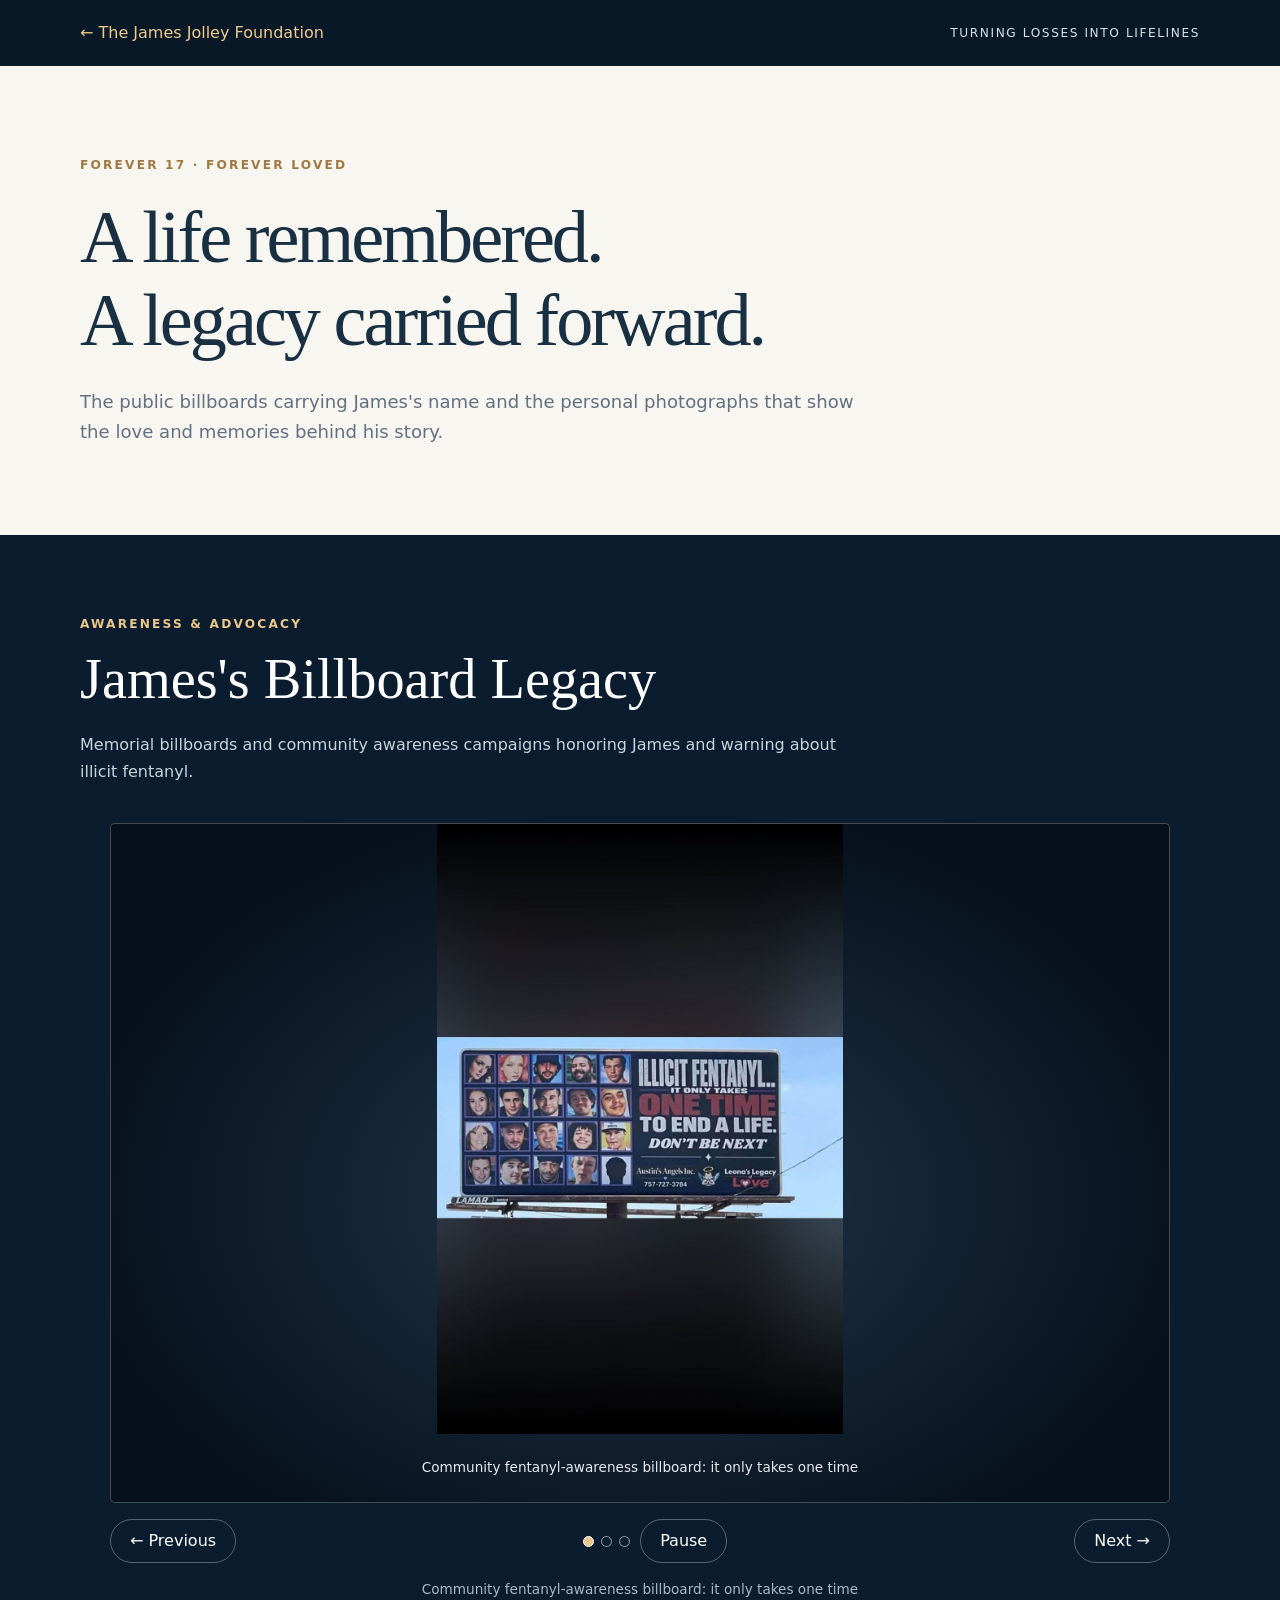
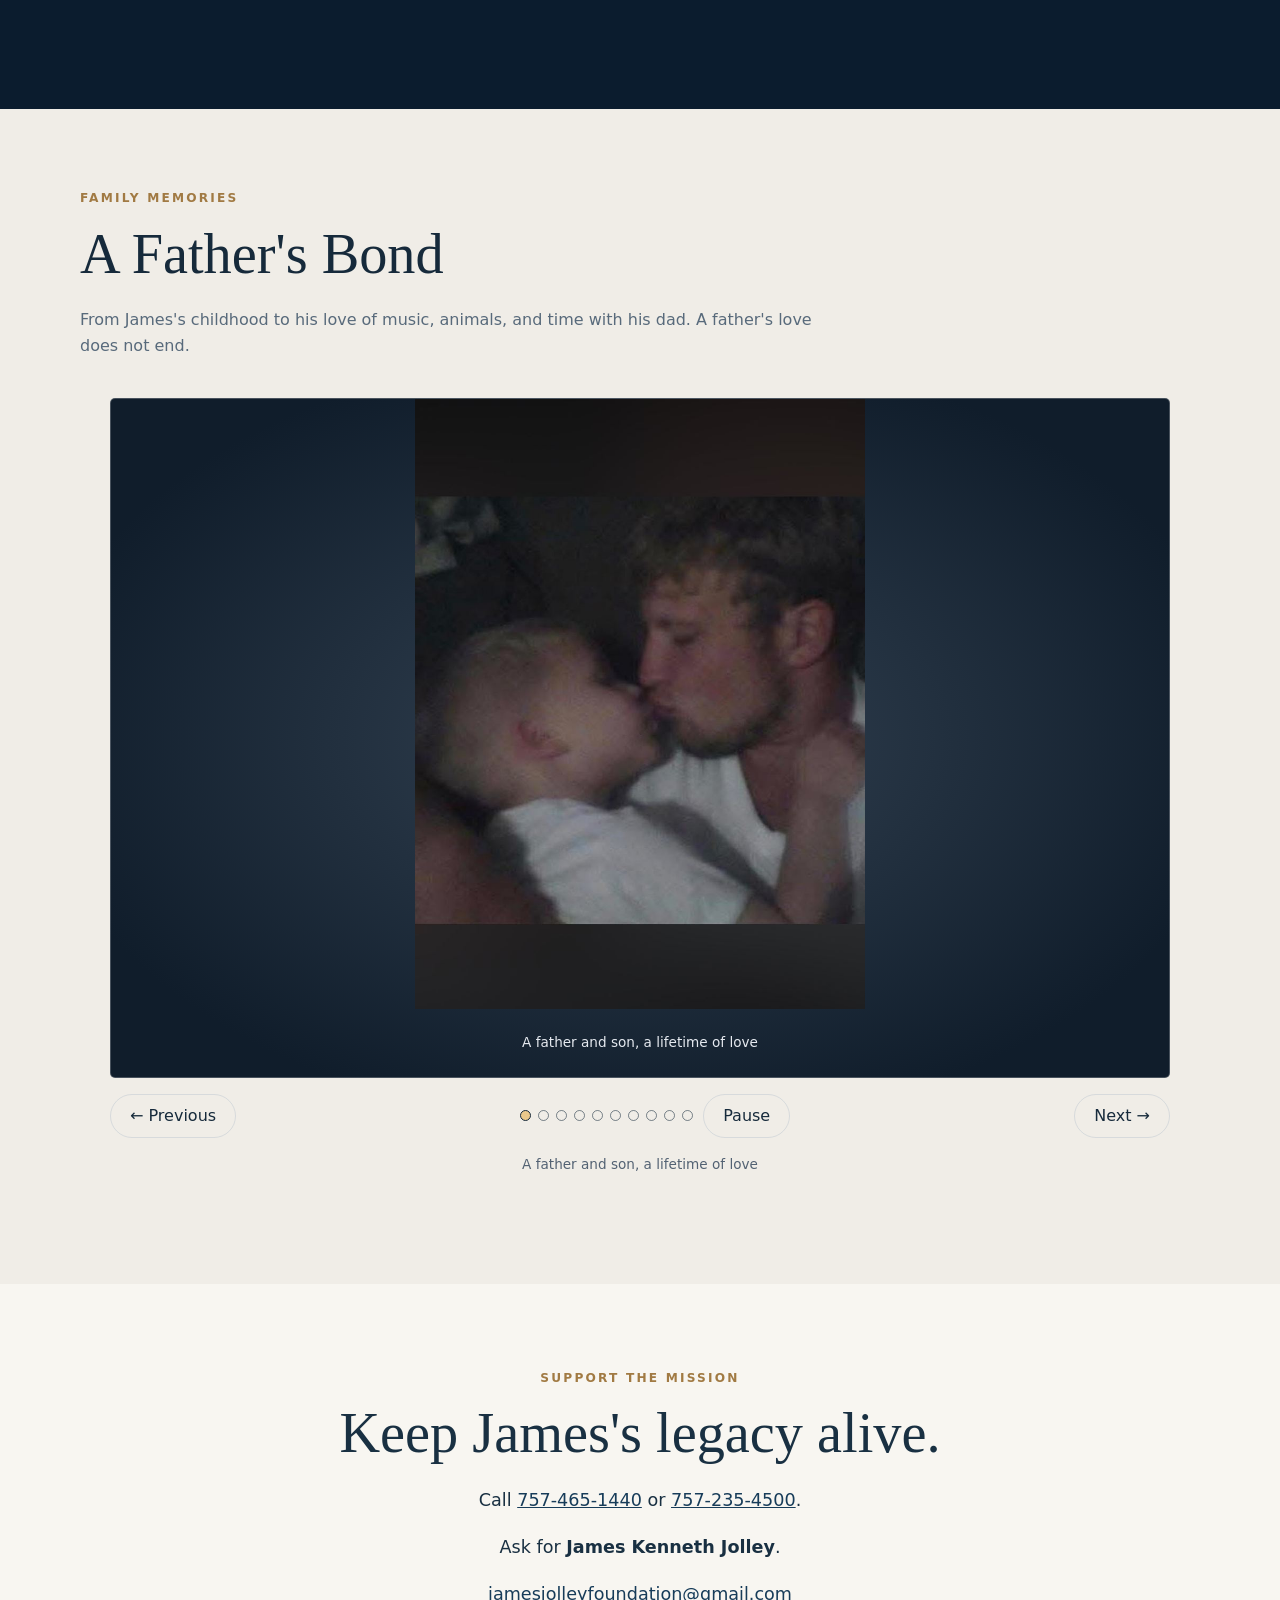
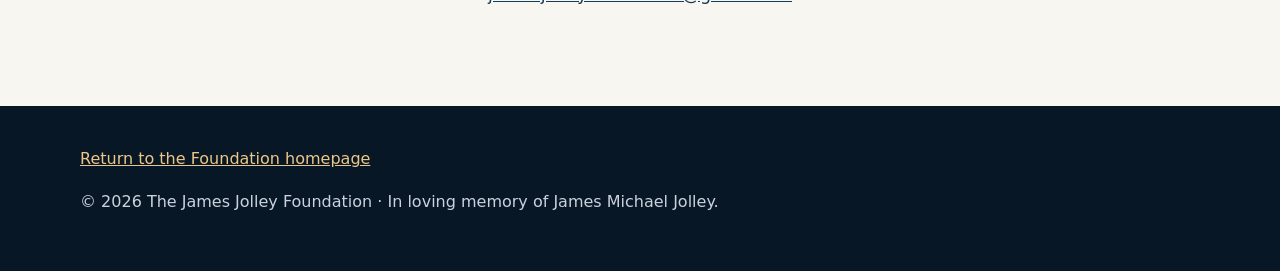
<file: public/gallery/index.html>
<!doctype html><html lang="en"><head><meta charset="utf-8"><meta name="viewport" content="width=device-width,initial-scale=1"><meta name="theme-color" content="#091827"><meta name="description" content="James Jolley Foundation: James's billboard legacy and a father's bond in photographs."><title>James Jolley | Billboard Legacy & A Father's Bond</title><link rel="stylesheet" href="/public/gallery/gallery.css"></head><body>
<header class="site-top"><div class="wrap mast"><a href="/">← The James Jolley Foundation</a><span>Turning Losses Into Lifelines</span></div></header>
<main><section class="intro wrap"><span class="eyebrow">Forever 17 · Forever Loved</span><h1>A life remembered.<br>A legacy carried forward.</h1><p class="lead">The public billboards carrying James's name and the personal photographs that show the love and memories behind his story.</p></section>
<section class="gallery-section" id="billboards"><div class="wrap"><span class="eyebrow">Awareness &amp; Advocacy</span><h2>James's Billboard Legacy</h2><p class="lead">Memorial billboards and community awareness campaigns honoring James and warning about illicit fentanyl.</p><div class="slider" data-gallery="billboards" aria-label="James's billboard slideshow"><div class="photo-stage" aria-live="off"></div><div class="gallery-controls"><button class="gallery-prev" aria-label="Previous billboard" type="button">← Previous</button><div class="gallery-center"><div class="gallery-dots" aria-label="Select a billboard"></div><button class="gallery-play" aria-label="Pause slideshow" type="button">Pause</button></div><button class="gallery-next" aria-label="Next billboard" type="button">Next →</button></div><p class="gallery-caption" aria-live="polite"></p></div></div></section>
<section class="gallery-section bond-section" id="fathers-bond"><div class="wrap"><span class="eyebrow">Family Memories</span><h2>A Father's Bond</h2><p class="lead">From James's childhood to his love of music, animals, and time with his dad. A father's love does not end.</p><div class="slider" data-gallery="bond" aria-label="A Father's Bond family photo slideshow"><div class="photo-stage" aria-live="off"></div><div class="gallery-controls"><button class="gallery-prev" aria-label="Previous family photo" type="button">← Previous</button><div class="gallery-center"><div class="gallery-dots" aria-label="Select a memory"></div><button class="gallery-play" aria-label="Pause slideshow" type="button">Pause</button></div><button class="gallery-next" aria-label="Next family photo" type="button">Next →</button></div><p class="gallery-caption" aria-live="polite"></p></div></div></section>
<section class="contact-area"><div class="wrap"><span class="eyebrow">Support the Mission</span><h2>Keep James's legacy alive.</h2><p>Call <a href="tel:+17574651440">757-465-1440</a> or <a href="tel:+17572354500">757-235-4500</a>.</p><p>Ask for <strong>James Kenneth Jolley</strong>.</p><p><a href="mailto:jamesjolleyfoundation@gmail.com">jamesjolleyfoundation@gmail.com</a></p></div></section></main>
<footer class="site-foot"><div class="wrap"><a href="/">Return to the Foundation homepage</a><p>© 2026 The James Jolley Foundation · In loving memory of James Michael Jolley.</p></div></footer><script defer src="/public/gallery/gallery.js"></script></body></html>
</file>
<file: public/gallery/gallery.css>
:root{--night:#091827;--gold:#e7c385;--paper:#f8f6f1}*{box-sizing:border-box}html{scroll-behavior:smooth}body{margin:0;font:16px/1.65 system-ui,-apple-system,Segoe UI,sans-serif;background:var(--paper);color:#193042}a{color:inherit}button{font:inherit;cursor:pointer}.wrap{width:min(1120px,calc(100% - 36px));margin:auto}.mast{padding:20px 0;display:flex;justify-content:space-between;align-items:center;gap:20px}.mast a{color:#eecb8c;text-decoration:none}.mast span{font-size:.76rem;letter-spacing:.13em;text-transform:uppercase;color:#d7e4ed}.site-top{background:var(--night)}.intro{padding:85px 0 70px}.eyebrow{text-transform:uppercase;letter-spacing:.18em;font-size:.76rem;font-weight:700;color:#a17a43}.intro h1{font:clamp(2.5rem,5.8vw,5.8rem)/1.12 Georgia,serif;margin:18px 0 25px;letter-spacing:-.04em}.intro .lead{font-size:1.13rem;color:#637080;max-width:780px}.gallery-section{padding:75px 0 95px;background:#0b1c2e;color:#fff}.gallery-section.bond-section{background:#f0ede7;color:#162a3b}.gallery-section .eyebrow{color:#edc787}.gallery-section.bond-section .eyebrow{color:#a17a43}h2{font:clamp(2rem,4.4vw,3.7rem)/1.19 Georgia,serif;margin:10px 0 19px}.gallery-section .lead{color:#c9d5dc;max-width:760px}.gallery-section.bond-section .lead{color:#586a7b}.slider{max-width:1060px;margin:38px auto 0}.photo-stage{position:relative;aspect-ratio:16/10;background:#040c13;display:flex;align-items:center;justify-content:center;overflow:hidden;border:1px solid #ffffff3c;border-radius:5px}.bond-section .photo-stage{background:#1a2532}.gallery-slide{margin:0;position:absolute;inset:0;display:flex;flex-direction:column;justify-content:center;align-items:center}.gallery-slide[hidden]{display:none}.gallery-slide img{max-width:100%;max-height:calc(100% - 54px);width:100%;height:100%;object-fit:contain;object-position:center}.gallery-slide figcaption{font-size:.85rem;padding:15px 20px;text-align:center;color:#e6eaf0}.photo-notice{text-align:center;color:#f8e4bc;font-size:1.1rem}.gallery-controls{display:flex;justify-content:space-between;align-items:center;gap:12px;margin-top:16px}.gallery-controls button{background:transparent;border:1px solid #b6c2cd70;border-radius:40px;color:inherit;padding:8px 19px;min-height:42px}.gallery-controls button:hover,.gallery-controls button:focus-visible{background:#eac785;color:#111c2a}.gallery-center{display:flex;align-items:center;gap:10px}.gallery-dots{display:flex;flex-wrap:wrap;justify-content:center;gap:7px}.gallery-dot{width:11px;height:11px;min-height:11px!important;padding:0!important;border-radius:50%!important;border:1px solid currentColor!important;opacity:.55}.gallery-dot.active{background:#e9c88b;opacity:1}.gallery-caption{color:#a9b8c7;text-align:center;font-size:.85rem;margin-top:15px}.bond-section .gallery-caption{color:#536273}.site-foot{background:#081726;color:#cad2dd;padding:40px 0}.site-foot a{color:#edc787}.contact-area{padding:80px 0;text-align:center}.contact-area p{font-size:1.1rem}.contact-area a{color:#173c59}.source-note{font-size:.78rem;color:#cbd8e0;margin-top:20px}@media(max-width:650px){.mast{flex-direction:column;align-items:flex-start}.intro{padding:57px 0}.gallery-section{padding:60px 0}.photo-stage{aspect-ratio:auto;height:min(72vh,560px);min-height:330px}.gallery-slide img{max-height:calc(100% - 74px)}.gallery-center{flex-direction:column}.gallery-controls button{padding:9px 11px}.gallery-caption{min-height:36px}}@media(prefers-reduced-motion:reduce){html{scroll-behavior:auto}}
/* Gallery refinement: image-safe composition and modern mobile controls */
body{overflow-x:hidden}.wrap,.slider{min-width:0}.gallery-section{overflow:hidden}
.photo-stage{height:clamp(390px,65vw,680px);aspect-ratio:auto;background:radial-gradient(ellipse at 50% 55%,#21374b,#07111d 75%);touch-action:pan-y;user-select:none;-webkit-user-select:none}
.bond-section .photo-stage{background:radial-gradient(ellipse at 50% 50%,#334252,#101d2b 82%)}
.gallery-slide{min-width:0;gap:0}.gallery-slide img{width:100%;height:calc(100% - 68px);max-height:none;max-width:100%;object-fit:contain;object-position:center;display:block}
.gallery-slide figcaption{flex:0 0 68px;width:100%;padding:15px 16px;display:flex;align-items:center;justify-content:center;line-height:1.4;text-align:center}
.gallery-controls{gap:10px}.gallery-controls button{transition:background .2s,color .2s;touch-action:manipulation}.gallery-dot{touch-action:manipulation}
.gallery-controls button:focus-visible{outline:3px solid #eac785;outline-offset:3px}
@media(max-width:650px){.wrap{width:calc(100% - 30px)}.intro{padding:48px 0 44px}.intro h1{font-size:clamp(2.5rem,10vw,3.9rem)}.gallery-section{padding:50px 0 65px}.slider{margin-top:24px}.photo-stage{height:min(72svh,590px);min-height:350px;border-radius:8px}.gallery-slide img{height:calc(100% - 72px)}.gallery-slide figcaption{flex-basis:72px;font-size:.79rem}.gallery-controls{display:grid;grid-template-columns:1fr 1fr;gap:10px}.gallery-controls .gallery-prev,.gallery-controls .gallery-next{width:100%;min-height:48px}.gallery-center{grid-column:1/-1;grid-row:2;flex-direction:row;justify-content:space-between;gap:12px}.gallery-dots{flex:1;gap:8px}.gallery-play{flex-shrink:0}.gallery-caption{margin-top:12px}.mast{padding:15px 0;gap:4px}.mast span{font-size:.66rem}.contact-area{padding:60px 0}}
@media(max-width:380px){.gallery-controls button{font-size:.8rem}.gallery-dots{gap:5px}.gallery-dot{width:9px;height:9px}}
</file>
